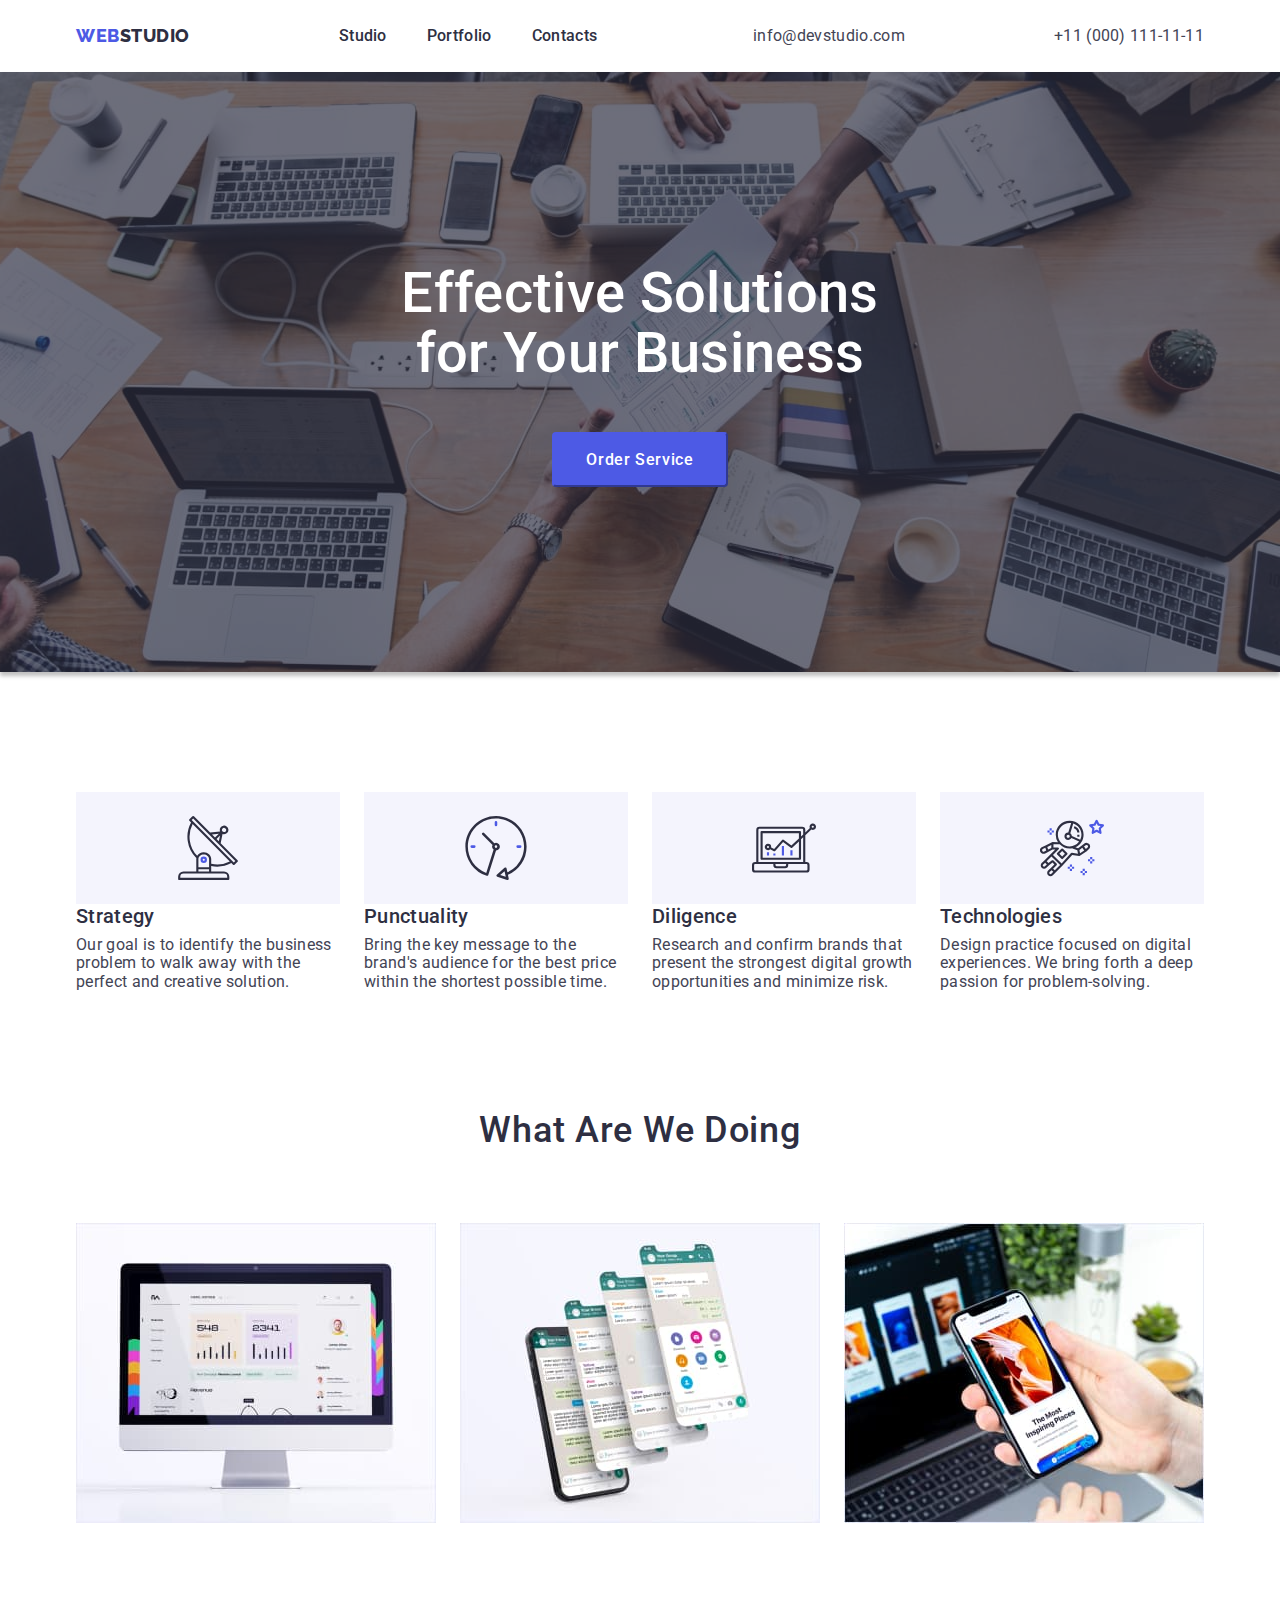
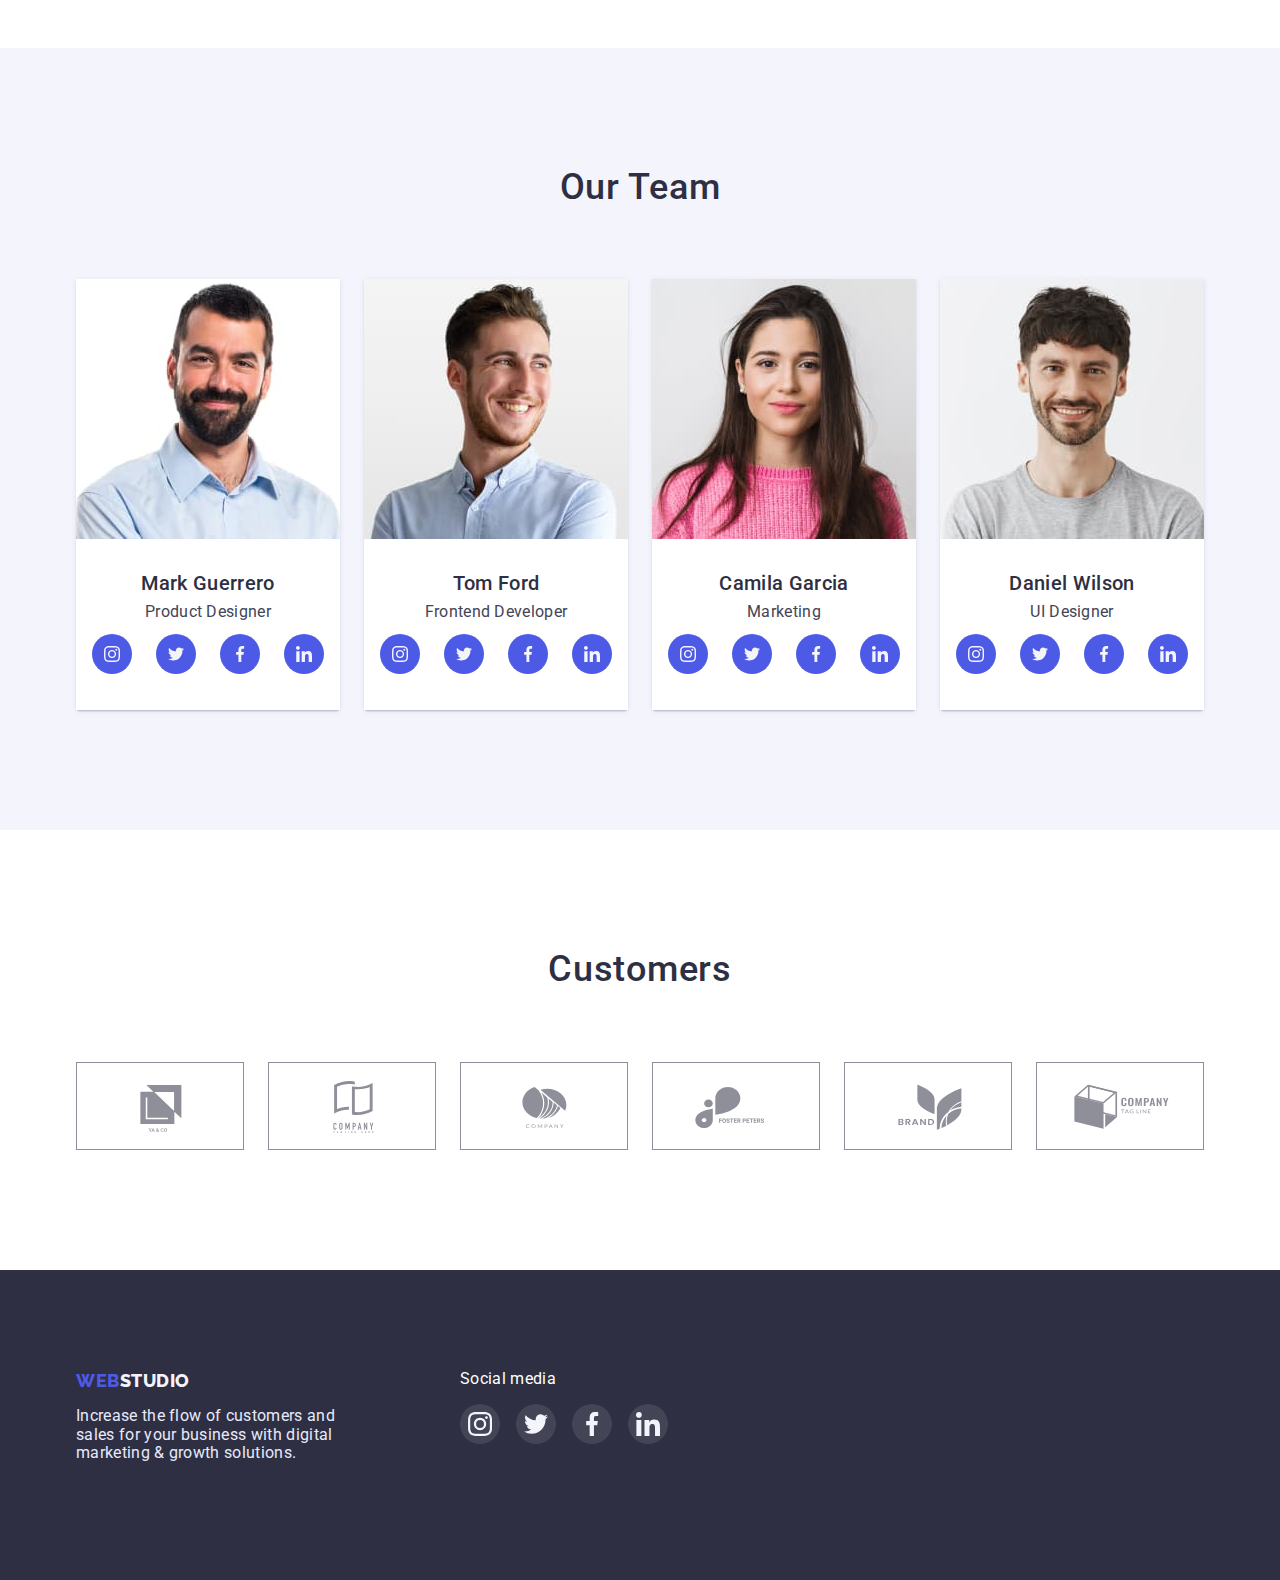
<file: index.html>
<!DOCTYPE html>
<html lang="en">

<head>
  <meta charset="UTF-8">
  <meta http-equiv="X-UA-Compatible" content="IE=edge">
  <meta name="viewport" content="width=device-width, initial-scale=1.0">
  <title>Web Studio</title>
  <link rel="preconnect" href="https://fonts.googleapis.com">
  <link rel="preconnect" href="https://fonts.gstatic.com" crossorigin>
  <link href="https://fonts.googleapis.com/css2?family=Raleway:wght@800&family=Roboto:wght@400;500;700&display=swap"
    rel="stylesheet">
  <link rel="stylesheet" href="https://cdnjs.cloudflare.com/ajax/libs/modern-normalize/1.1.0/modern-normalize.min.css">
  <link rel="stylesheet" href="./css/styles.css">
</head>

<body class="body">
  <header class="page-header">
    <div class="header container">
      <nav class="nav">
        <a href="./index.html" title="Web Studio" class="link"><span class="logo ">Web</span><span
            class="accent">Studio</span></a>
        <ul class="site-nav list">
          <li class="item"> <a href="./index.html" title="_blank" class="link"> Studio </a> </li>
          <li class="item"> <a href="./portfolio.html" title="_blank" class="link"> Portfolio </a> </li>
          <li class="item"> <a href="" title="_blank" class="link"> Contacts </a> </li>
        </ul>
      </nav>
      <ul class="contact list">
        <li class="item"> <a href="mailto:info@devstudio.com" class="link"> info@devstudio.com </a></li>
        <li class="item"> <a href="tel:+110001111111" class="link"> +11 (000) 111-11-11 </a></li>
      </ul>
    </div>
  </header>

  <!--Main Page-->
  <main>
    <!--Main section-->
    <section class="main-section">
      <div class="hero container">
        <h1 class="main-title"> Effective Solutions for Your Business </h1>
        <button type="button" class="main-button"> Order Service </button>
      </div>
    </section>

    <!--Advantages-->
    <section class="advntgs section">
      <!--hide h2-->
      <div class="container">
        <h2 class="section-title visually-hidden"> Advantages of Web Studio</h2>
        <ul class="advantages list">
          <li class="advantages-item">
            <div class="advantages-icon">
              <svg class="advtgs-svg">
                <use href="./image/symbol-defs.svg#icon-antenna"> </use>
              </svg>
            </div> 
            <h3 class="section-header">Strategy</h3>
            <p>Our goal is to identify the business problem to walk away with the perfect and creative solution.</p>
          </li>
          <li class="advantages-item">
            <div class="advantages-icon">
              <svg class="advtgs-svg">
                <use href="./image/symbol-defs.svg#icon-clock"> </use>
              </svg>
            </div>
            <h3 class="section-header">Punctuality</h3>
            <p>Bring the key message to the brand's audience for the best price within the shortest possible time.</p>
          </li>
          <li class="advantages-item">
            <div class="advantages-icon">
              <svg class="advtgs-svg">
                <use href="./image/symbol-defs.svg#icon-diagram"> </use>
              </svg>
            </div>
            <h3 class="section-header">Diligence</h3>
            <p>Research and confirm brands that present the strongest digital growth opportunities and minimize risk.</p>
          </li>
          <li class="advantages-item">
            <div class="advantages-icon">
              <svg class="advtgs-svg">
                <use href="./image/symbol-defs.svg#icon-astronaut"> </use>
              </svg>
            </div>
            <h3 class="section-header">Technologies</h3>
            <p>Design practice focused on digital experiences. We bring forth a deep passion for problem-solving.</p>
          </li>
        </ul>
      </div>
    </section>

    <!--What are we doing-->
    <section class="we section">
      <div class="container">
        <h2 class="section-title">What are we doing</h2>
        <ul class="we-are list">
          <li class="item">
            <img src="./image/photo-iMac.jpg" alt="photo iMac" width="360" height="300">
          </li>
          <li class="item">
            <img src="./image/Mobile-app.jpg" alt="Mobile app" width="360" height="300">
          </li>
          <li class="item">
            <img src="./image/Adaptive-design.jpg" alt="Adaptive design" width="360" height="300">
          </li>
        </ul>
      </div>
    </section>

    <!--Our Team-->
    <section class="team section">
      <div class="container">
        <h2 class="section-title"> Our Team </h2>
        <ul class="our-team list">
          <li class="item">
            <img class="image" src="./image/Mark-Guerrero.jpg" alt="photo Mark Guerrero" width="264" height="260">
            <div class="team-name">
              <p class="section-header">Mark Guerrero</p>
              <p>Product Designer</p>
              <div>
                <ul class="team-smm list">
                  <li class="smm-container">
                    <a class="smm-icon" href="" title="_blank">
                      <svg class="smm-icon-size">
                        <use href="./image/symbol-defs.svg#icon-instagram"></use>
                      </svg>
                    </a>
                  </li>
                  <li class="smm-container">
                    <a class="smm-icon" href="" title="_blank">
                      <svg class="smm-icon-size">
                        <use href="./image/symbol-defs.svg#icon-twitter"></use>
                      </svg>
                    </a>
                  </li>
                  <li class="smm-container">
                    <a class="smm-icon" href="" title="_blank">
                      <svg class="smm-icon-size">
                        <use href="./image/symbol-defs.svg#icon-facebook"></use>
                      </svg>
                    </a>
                  </li>
                  <li class="smm-container">
                    <a class="smm-icon" href="" title="_blank">
                      <svg class="smm-icon-size">
                        <use href="./image/symbol-defs.svg#icon-linkedin"></use>
                      </svg>
                    </a>
                  </li>
                </ul>
              </div>
            </div>
          </li>
          <li class="item">
            <img class="image" src="./image/Tom-Ford.jpg" alt="photo Tom Ford" width="264" height="260">
            <div class="team-name">
              <p class="section-header">Tom Ford</p>
              <p>Frontend Developer</p>
              <div>
                <ul class="team-smm list">
                  <li class="smm-container">
                    <a class="smm-icon" href="" title="_blank">
                      <svg class="smm-icon-size">
                        <use href="./image/symbol-defs.svg#icon-instagram"></use>
                      </svg>
                    </a>
                  </li>
                  <li class="smm-container">
                    <a class="smm-icon" href="" title="_blank">
                      <svg class="smm-icon-size">
                        <use href="./image/symbol-defs.svg#icon-twitter"></use>
                      </svg>
                    </a>
                  </li>
                  <li class="smm-container">
                    <a class="smm-icon" href="" title="_blank">
                      <svg class="smm-icon-size">
                        <use href="./image/symbol-defs.svg#icon-facebook"></use>
                      </svg>
                    </a>
                  </li>
                  <li class="smm-container">
                    <a class="smm-icon" href="" title="_blank">
                      <svg class="smm-icon-size">
                        <use href="./image/symbol-defs.svg#icon-linkedin"></use>
                      </svg>
                    </a>
                  </li>
                </ul>
              </div>
            </div>
          </li>
          <li class="item">
            <img class="image" src="./image/Camila-Garcia.jpg" alt="photo Camila Garcia" width="264" height="260">
            <div class="team-name">
              <p class="section-header">Camila Garcia</p>
              <p>Marketing</p>
              <div>
                <ul class="team-smm list">
                  <li class="smm-container">
                    <a class="smm-icon" href="" title="_blank">
                      <svg class="smm-icon-size">
                        <use href="./image/symbol-defs.svg#icon-instagram"></use>
                      </svg>
                    </a>
                  </li>
                  <li class="smm-container">
                    <a class="smm-icon" href="" title="_blank">
                      <svg class="smm-icon-size">
                        <use href="./image/symbol-defs.svg#icon-twitter"></use>
                      </svg>
                    </a>
                  </li>
                  <li class="smm-container">
                    <a class="smm-icon" href="" title="_blank">
                      <svg class="smm-icon-size">
                        <use href="./image/symbol-defs.svg#icon-facebook"></use>
                      </svg>
                    </a>
                  </li>
                  <li class="smm-container">
                    <a class="smm-icon" href="" title="_blank">
                      <svg class="smm-icon-size">
                        <use href="./image/symbol-defs.svg#icon-linkedin"></use>
                      </svg>
                    </a>
                  </li>
                </ul>
              </div>
            </div>
          </li>
          <li class="item">
            <img class="image" src="./image/Daniel-Wilson.jpg" alt="photo Daniel Wilson" width="264" height="260">
            <div class="team-name">
              <p class="section-header">Daniel Wilson</p>
              <p>UI Designer</p>
              <div>
                <ul class="team-smm list">
                  <li class="smm-container">
                    <a class="smm-icon" href="" title="_blank">
                      <svg class="smm-icon-size">
                        <use href="./image/symbol-defs.svg#icon-instagram"></use>
                      </svg>
                    </a>
                  </li>
                  <li class="smm-container">
                    <a class="smm-icon" href="" title="_blank">
                      <svg class="smm-icon-size">
                        <use href="./image/symbol-defs.svg#icon-twitter"></use>
                      </svg>
                    </a>
                  </li>
                  <li class="smm-container">
                    <a class="smm-icon" href="" title="_blank">
                      <svg class="smm-icon-size">
                        <use href="./image/symbol-defs.svg#icon-facebook"></use>
                      </svg>
                    </a>
                  </li>
                  <li class="smm-container">
                    <a class="smm-icon" href="" title="_blank">
                      <svg class="smm-icon-size">
                        <use href="./image/symbol-defs.svg#icon-linkedin"></use>
                      </svg>
                    </a>
                  </li>
                </ul>
              </div>
            </div>
          </li>
        </ul>
      </div>
    </section>

    <!--Cusomers-->
    <section class="customer">
      <div class="container">
        <h2 class="section-title"> Customers </h2>
        <ul class="customers list">
          <li class="customers-item">
            <a href="" title="_blank" class="company link">
              <svg class="client">
                <use href="./image/symbol-defs.svg#icon-company-one"></use>
              </svg>
            </a>
          </li>
          <li class="customers-item">
            <a href="" title="_blank" class="company link">
              <svg class="client">
                <use href="./image/symbol-defs.svg#icon-company-two"></use>
              </svg>
            </a>
          </li>
          <li class="customers-item">
            <a href="" title="_blank" class="company link">
              <svg class="client">
                <use href="./image/symbol-defs.svg#icon-company-three"></use>
              </svg>
            </a>
          </li>
          <li class="customers-item">
            <a href="" title="_blank" class="company link">
              <svg class="client">
                <use href="./image/symbol-defs.svg#icon-company-four"></use>
              </svg>
            </a>
          </li>
          <li class="customers-item">
            <a href="" title="_blank" class="company link">
              <svg class="client">
                <use href="./image/symbol-defs.svg#icon-company-five"></use>
              </svg>
            </a>
          </li>
          <li class="customers-item">
            <a href="" title="_blank" class="company link">
              <svg class="client">
                <use href="./image/symbol-defs.svg#icon-company-six"></use>
              </svg>
            </a>
          </li>
        </ul>
      </div>
    </section>
  </main>
  <!--Footer-->
  <footer class="footer">
    <div class="ftr container">
      <div class="footer-text-box">
        <a href="./index.html" title="Web Studio" class="link"><span class="footer-logo">Web</span><span
            class="footer-accent">Studio</span></a>
        <p class="footer-text">Increase the flow of customers and sales for your business with digital marketing &
          growth solutions.</p>
      </div>
      <div class="footer-social">
        <p class="">Social media</p>
        <ul class="social-box list">
          <li class="social-item">
            <a href="" title="_blank" class="social link">
              <svg class="social-icon">
                <use href="./image/symbol-defs.svg#icon-instagram"></use>
              </svg>
            </a>
          </li>
          <li class="social-item">
            <a href="" title="_blank" class="social link">
              <svg class="social-icon">
                <use href="./image/symbol-defs.svg#icon-twitter"></use>
              </svg>
            </a>
          </li>
          <li class="social-item">
            <a href="" title="_blank" class="social link">
              <svg class="social-icon">
                <use href="./image/symbol-defs.svg#icon-facebook"></use>
              </svg>
            </a>
          </li>
          <li class="social-item">
            <a href="" title="_blank" class="social link">
              <svg class="social-icon">
                <use href="./image/symbol-defs.svg#icon-linkedin"></use>
              </svg>
            </a>
          </li>
        </ul>
      </div>
    </div>
  </footer>
</body>

</html>
</file>
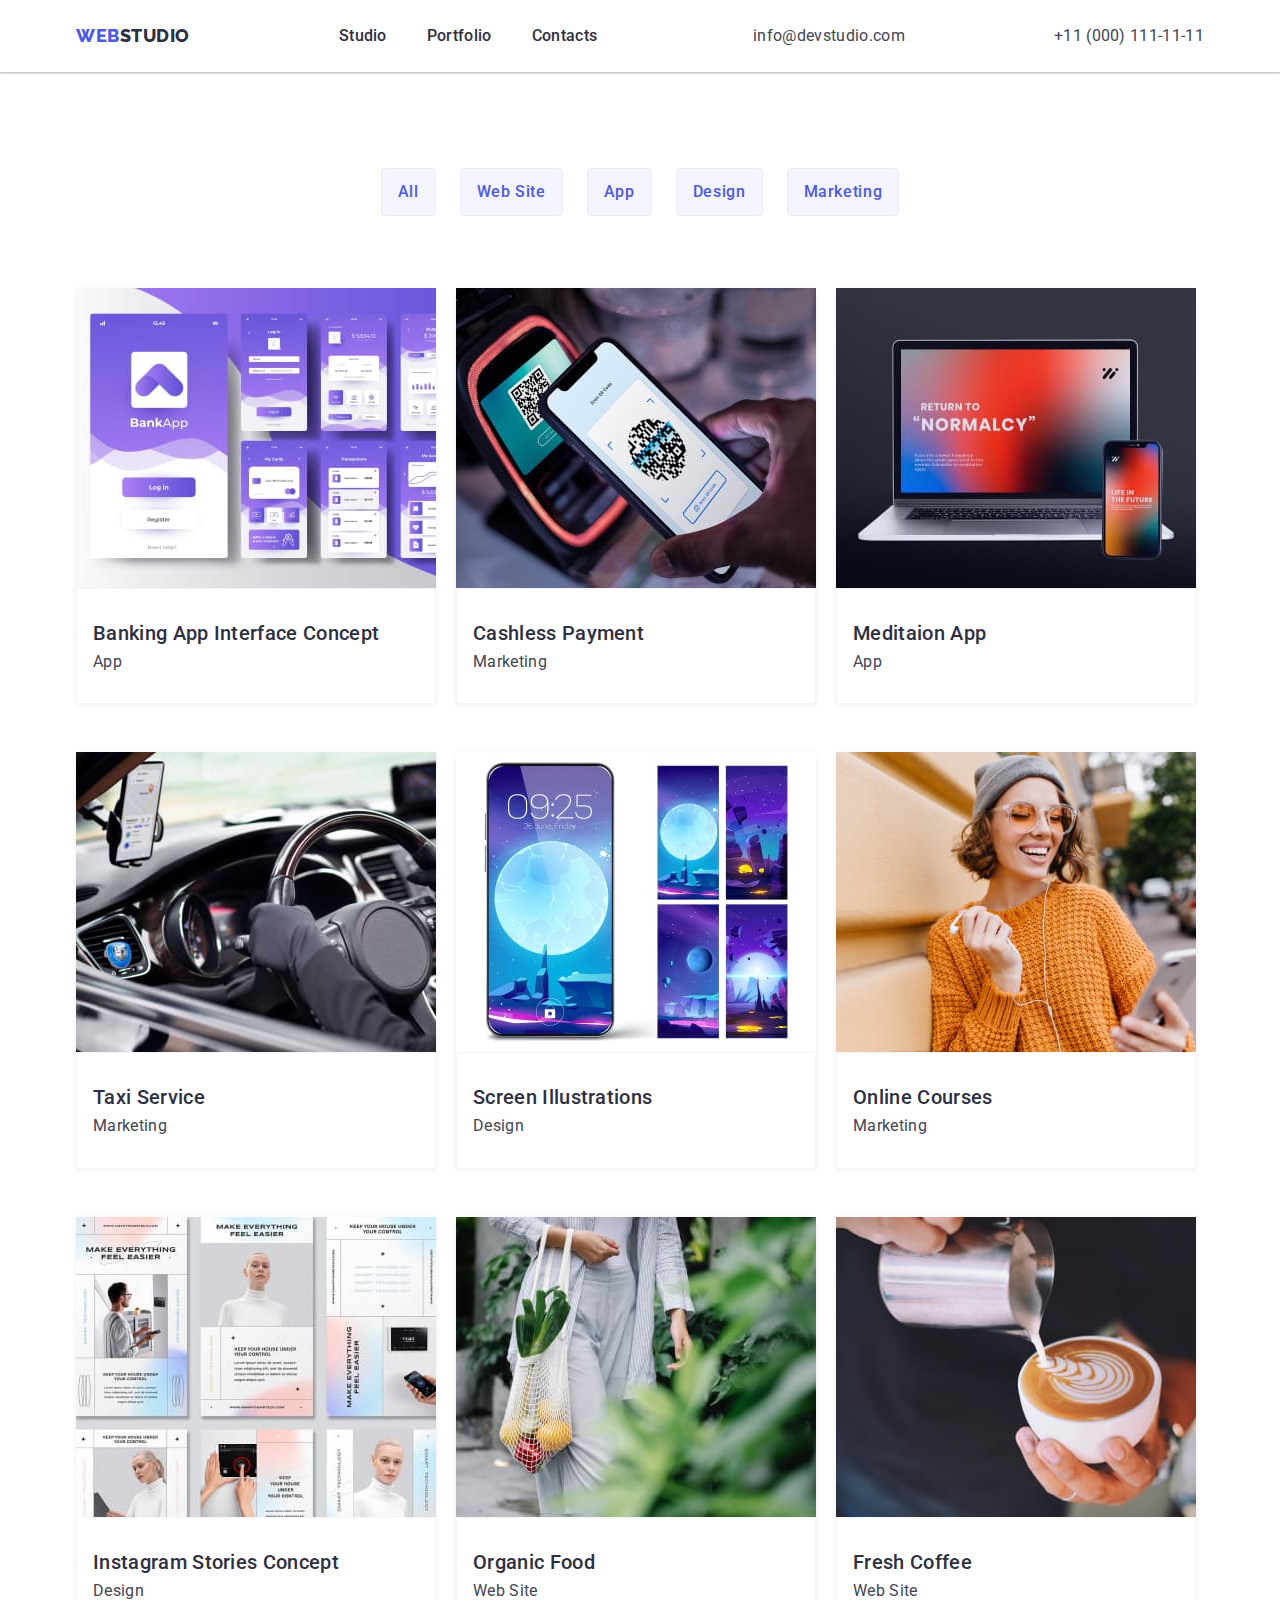
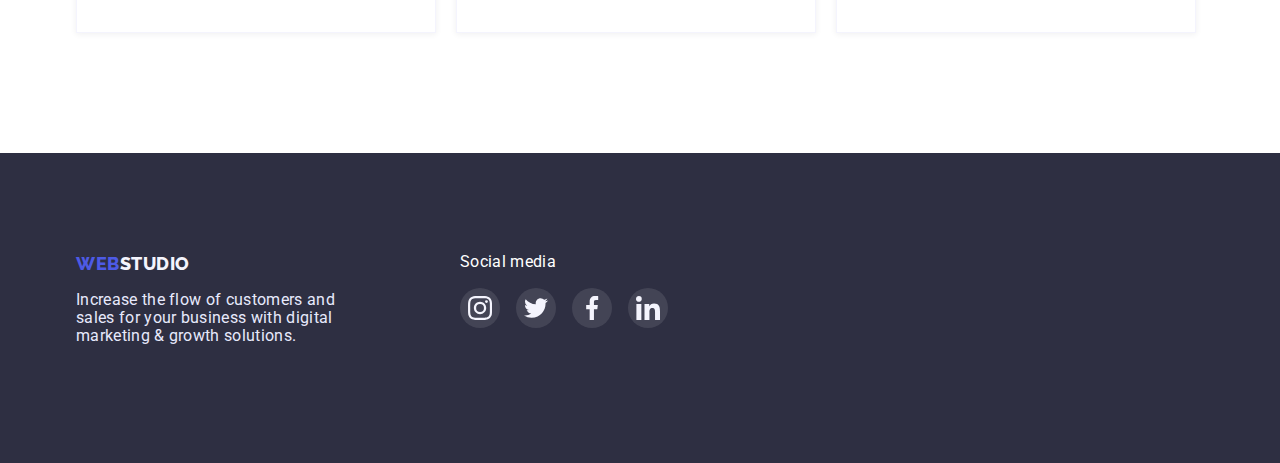
<file: portfolio.html>
<!DOCTYPE html>
<html lang="en">
<head>
  <meta charset="UTF-8">
  <meta http-equiv="X-UA-Compatible" content="IE=edge">
  <meta name="viewport" content="width=device-width, initial-scale=1.0">
  <title>Portfolio</title>
  <link rel="preconnect" href="https://fonts.googleapis.com">
  <link rel="preconnect" href="https://fonts.gstatic.com" crossorigin>
  <link href="https://fonts.googleapis.com/css2?family=Raleway:wght@800&family=Roboto:wght@400;500;700&display=swap"
    rel="stylesheet">
  <link rel="stylesheet" href="https://cdnjs.cloudflare.com/ajax/libs/modern-normalize/1.1.0/modern-normalize.min.css">
  <link rel="stylesheet" href="./css/styles.css">
</head>
<body class="body">
  <header class="page-header">
    <div class="header container">
      <nav class="nav">
        <a href="./index.html" title="Web Studio" class="link"><span class="logo ">Web</span><span
            class="accent">Studio</span></a>
        <ul class="site-nav list">
          <li class="item"> <a href="./index.html" title="_blank" class="link"> Studio </a> </li>
          <li class="item"> <a href="./portfolio.html" title="_blank" class="link"> Portfolio </a> </li>
          <li class="item"> <a href="" title="_blank" class="link"> Contacts </a> </li>
        </ul>
      </nav>
      <ul class="contact list">
        <li class="item"> <a href="mailto:info@devstudio.com" class="link"> info@devstudio.com </a></li>
        <li class="item"> <a href="tel:+110001111111" class="link"> +11 (000) 111-11-11 </a></li>
      </ul>
    </div>
  </header>

<!--Main Page-->
  <main>
    <section class="portfolio" >
    <!--hide h1-->
    <div class=" container">
      <h1 class="visually-hidden"> Portfolio </h1>
      <ul class="btn list">
        <li class="btn-item"><button type="button" class="button"> All </button></li>
        <li class="btn-item"><button type="button" class="button"> Web Site </button></li>
        <li class="btn-item"><button type="button" class="button"> App </button></li>
        <li class="btn-item"><button type="button" class="button"> Design </button></li>
        <li class="btn-item"><button type="button" class="button"> Marketing </button></li>
      </ul>
      
    <!--Work Examples-->
       <ul class="work list">
        <li class="item">
          <a href="" title="_blank" class="work-card link">
            <img class="image" src="./image/portfolio/banking-app.jpg" alt="Banking App" width="360" height="300">
            <div class="p-div">
              <h2 class="section-header"> Banking App Interface Concept </h2>
              <p class="p_link"> App </p>
            </div>
          </a>
        </li>
        <li class="item">
          <a href="" title="_blank" class="work-card link">
            <img class="image" src="./image/portfolio/cashless-payment.jpg" alt="Cashless Payment" width="360" height="300">
            <div class="p-div">
              <h2 class="section-header"> Cashless Payment </h2>
              <p class="p_link"> Marketing </p>
            </div>
          </a>
        </li>
        <li class="item">
          <a href="" title="_blank" class="work-card link">
            <img class="image" src="./image/portfolio/meditation-app.jpg" alt="Meditation App" width="360" height="300">
            <div class="p-div">
              <h2 class="section-header"> Meditaion App </h2>
              <p class="p_link"> App </p>
            </div>
          </a>
        </li>
        <li class="item">
          <a href="" title="_blank" class="work-card link">
            <img class="image" src="./image/portfolio/taxi-service.jpg" alt="Taxi Service" width="360" height="300">
            <div class="p-div">
              <h2 class="section-header"> Taxi Service </h2>
              <p class="p_link"> Marketing </p>
            </div>
          </a>
        </li>
        <li class="item">
          <a href="" title="_blank" class="work-card link">
            <img class="image" src="./image/portfolio/screen-illustrations.jpg" alt="Screen illustrations" width="360" height="300">
            <div class="p-div">
              <h2 class="section-header"> Screen Illustrations </h2>
              <p class="p_link"> Design </p>
            </div>
          </a>
        </li>
        <li class="item">
          <a href="" title="_blank" class="work-card link">
            <img class="image" src="./image/portfolio/online-courses.jpg" alt="Girl with smarphone" width="360" height="300">
            <div class="p-div">
              <h2 class="section-header"> Online Courses </h2>
              <p class="p_link"> Marketing </p>
            </div>
          </a>
        </li>
        <li class="item">
          <a href="" title="_blank" class="work-card link">
            <img class="image" src="./image/portfolio/instagram-stories.jpg" alt="Instagram Stories" width="360" height="300">
            <div class="p-div">
              <h2 class="section-header"> Instagram Stories Concept </h2>
              <p class="p_link"> Design </p>
            </div>
          </a>
        </li>
        <li class="item">
          <a href="" title="_blank" class="work-card link">
            <img class="image" src="./image/portfolio/organic-food.jpg" alt="Organic Food" width="360" height="300">
            <div class="p-div">
              <h2 class="section-header"> Organic Food </h2>
              <p class="p_link"> Web Site </p>
            </div>
          </a>
        </li>
        <li class="item">
          <a href="" title="_blank" class="work-card link">
            <img class="image" src="./image/portfolio/fresh-coffee.jpg" alt="a cup of coffee" width="360" height="300">
            <div class="p-div">
              <h2 class="section-header"> Fresh Coffee </h2>
              <p class="p_link"> Web Site </p>
            </div>
          </a>
        </li>
      </ul> 
    </div>
    </section>
  </main>
  <!--Footer-->
  <footer class="footer">
    <div class="ftr container">
      <div class="footer-text-box">
        <a href="./index.html" title="Web Studio" class="link"><span class="footer-logo">Web</span><span
            class="footer-accent">Studio</span></a>
        <p class="footer-text">Increase the flow of customers and sales for your business with digital marketing &
          growth solutions.</p>
      </div>
      <div class="footer-social">
        <p class="">Social media</p>
        <ul class="social-box list">
          <li class="social-item">
            <a href="" title="_blank" class="social link">
              <svg class="social-icon">
                <use href="./image/symbol-defs.svg#icon-instagram"></use>
              </svg>
            </a>
          </li>
          <li class="social-item">
            <a href="" title="_blank" class="social link">
              <svg class="social-icon">
                <use href="./image/symbol-defs.svg#icon-twitter"></use>
              </svg>
            </a>
          </li>
          <li class="social-item">
            <a href="" title="_blank" class="social link">
              <svg class="social-icon">
                <use href="./image/symbol-defs.svg#icon-facebook"></use>
              </svg>
            </a>
          </li>
          <li class="social-item">
            <a href="" title="_blank" class="social link">
              <svg class="social-icon">
                <use href="./image/symbol-defs.svg#icon-linkedin"></use>
              </svg>
            </a>
          </li>
        </ul>
      </div>
    </div>
  </footer>
</body>
</html>
</file>
<file: css/styles.css>
:root {
  --primary-brand-color: #4D5AE5;
  --primary-text-color: #434455;
  --title-text-color: #2E2F42;
  --accent-color: #E7E9FC;
  --primary-bg-color: #FFFFFF;
  --hover-color: #404BBF;
}

.body {
  background-color: var(--primary-bg-color);
  color: var(--primary-text-color);
  font-family: roboto, sans-serif;
  font-size: 16px;
  letter-spacing: 0.02em;
}

.main-button,
.button {
  cursor: pointer;
}

.list {
  list-style: none;
}

.link {
  text-decoration: none;
}

.visually-hidden {
  position: absolute;
  width: 1px;
  height: 1px;
  margin: -1px;
  border: 0;
  padding: 0;
  clip: rect(0 0 0 0);
  overflow: hidden;
}

/*header*/
.page-header {
  background-color: var(--primary-bg-color);
  box-shadow: 0px 2px 1px rgba(46, 47, 66, 0.08), 0px 1px 1px rgba(46, 47, 66, 0.16), 0px 1px 6px rgba(46, 47, 66, 0.08);
}

.header {
  display: flex;
}

.nav {
  display: flex;
  align-items: center;
}

.logo {
  color: var(--primary-brand-color);
  font-family: Raleway, sans-serif;
  font-weight: 800;
  font-size: 18px;
  line-height: 1.33;
  letter-spacing: 0.03em;
  text-transform: uppercase;
}

.accent {
  color: var(--title-text-color);
  font-family: Raleway, sans-serif;
  font-weight: 800;
  font-size: 18px;
  line-height: 1.33;
  letter-spacing: 0.03em;
  text-transform: uppercase;
}

.site-nav {
  display: flex;
  margin-left: 149px;
  padding: 0;
  align-items: center;
}

.site-nav .link,
.contact .link {
  display: block;
  padding-top: 20px;
  padding-bottom: 20px;
}

.site-nav .item:not(:last-child) {
  margin-right: 40px;
  width: auto;
}

.nav .link {
  font-weight: 500;
  color: var(--title-text-color);
}

.nav .link:hover,
.nav .link:focus {
  color: var(--primary-text-color);
}

.nav .link:active {
  color: var(--primary-brand-color);
}

.contact .link {
  color: var(--primary-text-color);
}

.contact .link:hover,
.contact .link:focus {
  color: var(--primary-brand-color);
}

.contact {
  display: flex;
  margin-left: auto;
  padding: 0;
  align-items: center;
}

.contact .item+.item {
  margin-left: 149px;
}

/* Main section*/
.hero {
  display: flex;
  justify-content: center;
  align-items: center;
  flex-direction: column;
}

.main-section {
  background-color: var(--title-text-color);
  text-align: center;
  padding-bottom: 192px;
  padding-top: 192px;

  background-image:
    url(../image/dark-bg.png), url("../image/header-bgi.jpg");
    max-width: 1440px;
    height: 600px;
    margin-left: auto;
    margin-right: auto;
    background-color: var(--title-text-color);
    background-repeat: no-repeat;
    background-position: center;
    background-size: cover;
    box-shadow: 0px 4px 4px rgba(0, 0, 0, 0.25);
}

.main-title {
  font-weight: 500;
  font-size: 56px;
  line-height: 1.07;
  color: var(--primary-bg-color);
  width: 492px;
  text-align: center;
}

.main-button {
  background-color: var(--primary-brand-color);
  color: var(--primary-bg-color);
  border-color: var(--primary-brand-color);
  font-family: inherit;
  font-weight: 500;
  line-height: 1.19;
  letter-spacing: 0.04em;

  display: inline-block;
  min-width: 170px;
  padding: 16px 32px;
  border-radius: 4px;
  margin-top: 48px;
}

.main-button:hover,
.main-button:focus {
  background-color: var(--hover-color);
  border-color: var(--hover-color);
  color: var(--primary-bg-color);
  box-shadow: 0px 4px 4px rgba(0, 0, 0, 0.15);
}

.main-button:active {
  background-color: #404BBF;
  color: var(--primary-bg-color);
}

/*other section*/
.section-title {
  font-weight: 500;
  font-size: 36px;
  line-height: 1.11;
  letter-spacing: 0.02em;
  text-transform: capitalize;
  color: var(--title-text-color);
  text-align: center;
}

.section-header {
  font-weight: 500;
  font-size: 20px;
  line-height: 1.2;
  color: var(--title-text-color);
  margin-bottom: 8px;
}

.advntgs {
  padding-top: 120px;
}

.advantages {
  display: flex;
  padding-left: 0;
}

.advantages-item {
  display: block;
  width: 264px;
  margin-left: 24px;
}

.advantages-item:first-child {
  margin-left: 0;
}

.advantages-icon {
  width: 264px;
  height: 112px;
  padding: 24px 100px;
  background-color: #F4F4FD;
  display: flex;
  justify-content: center;
  align-items: center;
}

.advtgs-svg {
  width: 64px;
  height: 64px;
}

ul {
  margin: 0;
  padding: 0;
}

.we {
  padding-top: 120px;
  padding-bottom: 120px;
}

.we-are {
  display: flex;
  margin-top: 72px;
}

.we-are .item:not(:last-child) {
  margin-right: 24px;
}

.team {
  background-color: #F4F4FD;
  padding-top: 120px;
  padding-bottom: 120px;
}

.our-team {
  display: flex;
  justify-content: center;
  align-items: center;
}

.our-team .section-header {
  margin-bottom: 8px;
}

.our-team .img {
  display: block;
}

.team .section-title {
  margin-bottom: 72px;
}

.team-name {
  background-color: var(--primary-bg-color);
  padding: 32px 16px;
  text-align: center;
}

.team .item:not(:last-child) {
  margin-right: 24px;
}
.our-team .item {
  box-shadow: 0px 1px 6px rgba(46, 47, 66, 0.08), 0px 1px 1px rgba(46, 47, 66, 0.16), 0px 2px 1px rgba(46, 47, 66, 0.08);
  border-radius: 0px 0px 4px 4px;
}

.team-smm {
  display: flex;
  width: 232px;
  height: 48px;
  justify-content: space-between;
  align-items: center;
  margin-top: 8px;
}

.smm-container {
  width: 40px;
  height: 40px;
  background-color: var(--primary-brand-color);
  border-radius: 50%;
  display: flex;
}
.smm-container:hover,
.smm-container:focus {
  background-color: var(--hover-color);
}

.smm-icon {
  display: flex;
  align-items: center;
  justify-content: center;
  width: 100%;
  height: 100%;
  /*margin: 0;
  padding: 12px;*/
}
.smm-icon-size {
  width: 16px;
  height: 16px;
}


.customer {
  padding-top: 120px;
  padding-bottom: 120px;
}

.customers {
  display: flex;
  flex-direction: row;
  align-items: flex-start;
  padding: 0;
  margin-top: 72px;
}

/*.customers-item {
  width: 168px;
  height: 88px;
  padding: 16px 32px;
  color: #8E8F99;
  border: 1px solid #8E8F99;
  border-radius: 4px;
  
  display: flex;
  justify-content: center;
  align-items: center;
}*/

.customers-item {
  width: 168px;
  height: 88px;
  border-radius: 4px;
}

.customers-item:not(:last-child) {
  margin-right: 24px;
}

.company {
  width: 100%;
  height: 100%;
  display: flex;
  justify-content: center;
  align-items: center;
  color: #8E8F99;
  border: 1px solid #8E8F99;
}

.company:hover,
.company:focus {
  border: 1px solid var(--hover-color);
  color: var(--hover-color);
}

.client {
  width: 104px;
  height: 56px;
  fill: currentColor;
}

.client:hover,
.client:focus {
  fill: var(--hover-color);
}

/*Footer*/
.footer {
  background-color: var(--title-text-color);
  padding-top: 100px;
  padding-bottom: 100px;
}

.ftr {
  display: flex;
}

.footer-text-box {
  width: 264px;
  height: 110px;
}

.footer-text {
  color: var(--accent-color);
}

.footer-logo {
  font-family: Raleway;
  font-weight: 800;
  font-size: 18px;
  line-height: 1.17;
  letter-spacing: 0.03em;
  text-transform: uppercase;
  color: var(--primary-brand-color);
}

.footer-accent {
  color: #F4F4FD;
  font-family: Raleway;
  font-weight: 800;
  font-size: 18px;
  line-height: 1.17;
  letter-spacing: 0.03em;
  text-transform: uppercase;
}

.footer-social {
  width: 208px;
  height: 80px;
  margin-left: 120px;
  color: var(--primary-bg-color);
}

.social-box {
  width: 208px;
  height: 40px;
  margin-top: 16px;

  display: flex;
  flex-direction: row;
  align-items: center;
  justify-content: center;
}

.social-item {
  width: 40px;
  height: 40px;
  border-radius: 50%;
  background-color: rgba(255, 255, 255, 0.1);

  display: flex;
  justify-content: center;
  align-items: center;
}
.social-item:not(:last-child) {
  margin-right: 16px;
}

.social-item:hover,
.social-item:focus {
  background-color: #31D0AA;
}

.social {
  width: 100%;
  height: 100%;

  display: flex;
  justify-content: center;
  align-items: center;
}

.social-icon {
  width: 24px;
  height: 24px;
}

/* Portfolio Page */
.portfolio {
  padding-top: 96px;
  padding-bottom: 120px;
}

.button {
  font-family: inherit;
  font-weight: 500;
  width: auto;
  height: 48px;
  display: flex;
  align-items: center;
  text-align: center;
  letter-spacing: 0.04em;
  color: var(--primary-brand-color);
  background-color: #F4F4FD;
  
  border: 1px solid var(--accent-color);
  border-radius: 4px;
  padding: 8px 16px;
}

.button:hover,
.button:focus {
  background-color: var(--hover-color);
  color: var(--primary-bg-color);
  box-shadow: 0px 3px 1px rgba(0, 0, 0, 0.1), 0px 2px 1px rgba(0, 0, 0, 0.08), 0px 2px 2px rgba(0, 0, 0, 0.12);
}

.btn {
  display: flex;
  margin-bottom: 72px;
  padding-left: 0;
  align-items: center;
  justify-content: center;
}

.btn-item:not(:last-child) {
  margin-right: 24px;
}

.work {
  display: flex;
  flex-wrap: wrap;
  padding: 0;
}

.work .item {
  margin-right: 20px;
}

.work .item:not(:nth-last-child(-n+3)) {
  margin-bottom: 48px;
}

.work .item:nth-child(3n) {
  margin-right: 0;
}

.work .section-header {
  margin-bottom: 8px;
}

.work-card {
  display: block;
  box-shadow: 0px 1px 6px rgba(46, 47, 66, 0.08);
}
.work-card:hover,
.work-card:focus {
box-shadow: 0px 1px 6px rgba(46, 47, 66, 0.08), 0px 1px 1px rgba(46, 47, 66, 0.16), 0px 2px 1px rgba(46, 47, 66, 0.08);
}

.image {
  display: block;
}

.p-div {
  padding-top: 32px;
  padding-bottom: 32px;
  padding-left: 16px;
  border: 0.5px solid #F4F4FD;
}

.p_link {
  font-family: inherit;
  color: var(--primary-text-color);
  font-size: inherit;
  letter-spacing: inherit;
}

/* Flex */
h1,
h2,
h3,
h4,
h5,
h6,
p,
ul {
  margin-top: 0;
  margin-bottom: 0;
}

.container {
  width: 1158px;
  padding: 0px 15px;
  margin-left: auto;
  margin-right: auto;
}

.container .nav,
.container .contact {
  height: 72px;
  align-items: center;
}

.ftr .container {
  display: flex;
  flex-direction: row;
}

.footer-text {
  display: block;
  width: 264px;
  margin-top: 16px;
}

/* Цвет основного текста Roboto 400 #434455*/
/* Цвет заголовка Roboto 600 #2E2F42*/
/* Footer text color Roboto 400 #E7E9FC*/
/* Web color Raleway 800: #4D5AE5; Studio color: #F4F4FD */
/* Hero Roboto 600 color: #FFFFFF */
</file>
